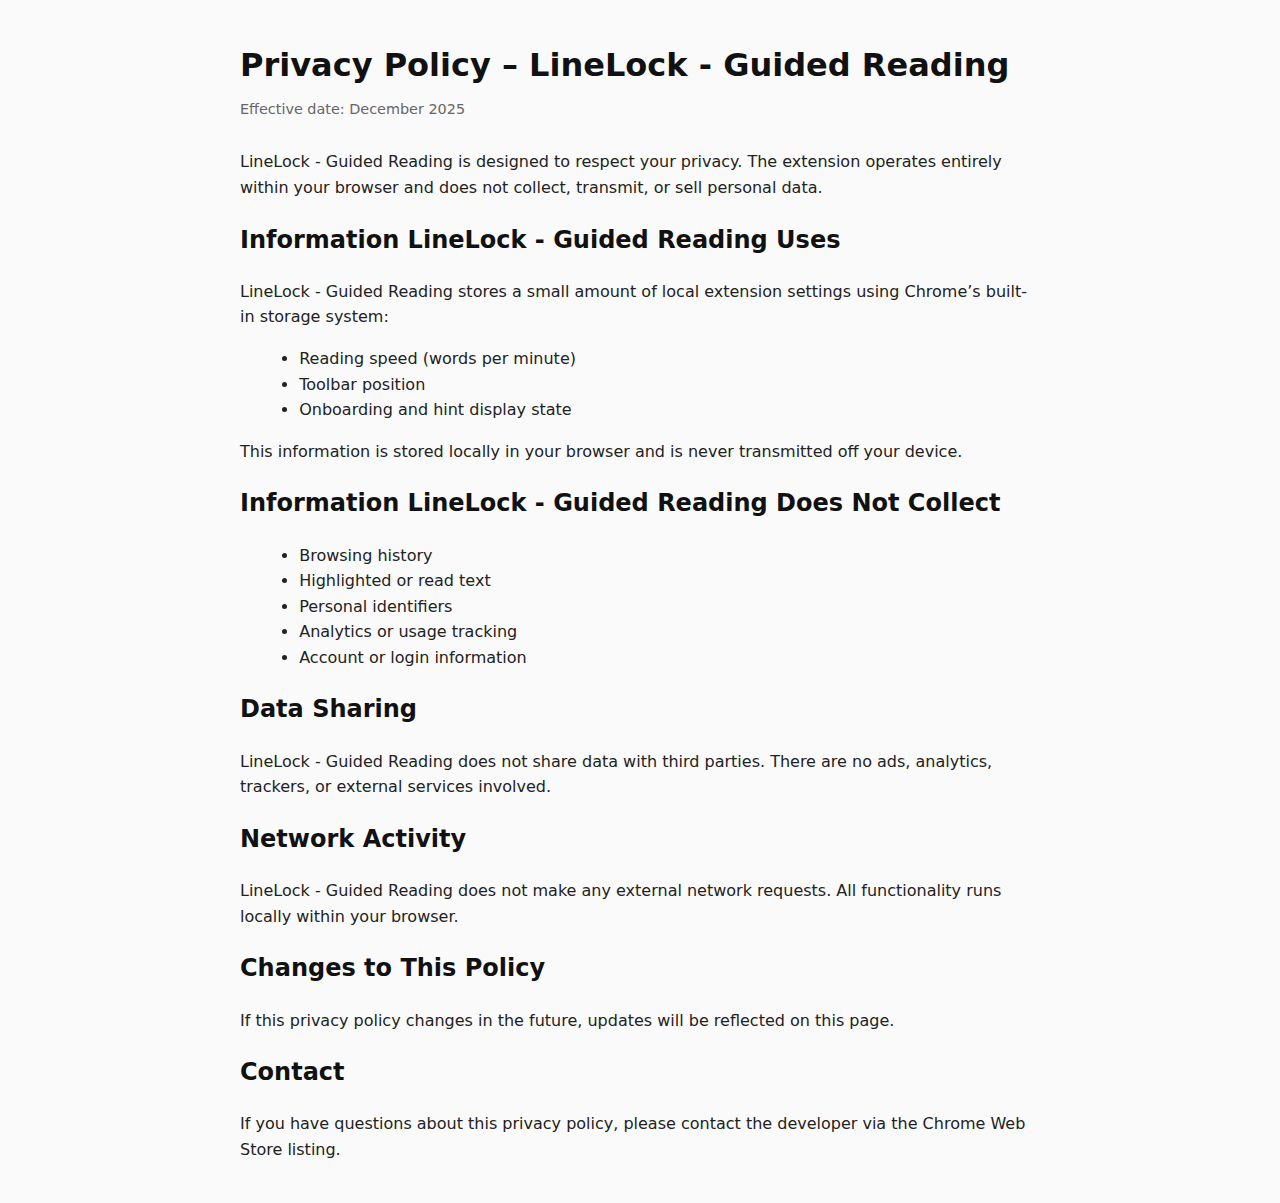
<file: privacy-policy/index.html>
<!DOCTYPE html>
<html lang="en">
<head>
  <meta charset="UTF-8" />
  <meta name="viewport" content="width=device-width, initial-scale=1.0" />
  <title>LineLock - Guided Reading Privacy Policy</title>
  <style>
    body {
      font-family: system-ui, -apple-system, BlinkMacSystemFont, sans-serif;
      background: #fafafa;
      color: #222;
      max-width: 800px;
      margin: 40px auto;
      padding: 0 20px;
      line-height: 1.6;
    }
    h1, h2 {
      color: #111;
    }
    h1 {
      margin-bottom: 0.2em;
    }
    .date {
      color: #666;
      font-size: 0.9em;
      margin-bottom: 2em;
    }
    ul {
      margin-left: 1.2em;
    }
  </style>
</head>
<body>

  <h1>Privacy Policy – LineLock - Guided Reading</h1>
  <div class="date">Effective date: December 2025</div>

  <p>
    LineLock - Guided Reading is designed to respect your privacy. The extension operates entirely
    within your browser and does not collect, transmit, or sell personal data.
  </p>

  <h2>Information LineLock - Guided Reading Uses</h2>
  <p>
    LineLock - Guided Reading stores a small amount of local extension settings using Chrome’s built-in
    storage system:
  </p>
  <ul>
    <li>Reading speed (words per minute)</li>
    <li>Toolbar position</li>
    <li>Onboarding and hint display state</li>
  </ul>

  <p>
    This information is stored locally in your browser and is never transmitted
    off your device.
  </p>

  <h2>Information LineLock - Guided Reading Does Not Collect</h2>
  <ul>
    <li>Browsing history</li>
    <li>Highlighted or read text</li>
    <li>Personal identifiers</li>
    <li>Analytics or usage tracking</li>
    <li>Account or login information</li>
  </ul>

  <h2>Data Sharing</h2>
  <p>
    LineLock - Guided Reading does not share data with third parties. There are no ads, analytics,
    trackers, or external services involved.
  </p>

  <h2>Network Activity</h2>
  <p>
    LineLock - Guided Reading does not make any external network requests. All functionality runs
    locally within your browser.
  </p>

  <h2>Changes to This Policy</h2>
  <p>
    If this privacy policy changes in the future, updates will be reflected on this page.
  </p>

  <h2>Contact</h2>
  <p>
    If you have questions about this privacy policy, please contact the developer
    via the Chrome Web Store listing.
  </p>

</body>
</html>
</file>
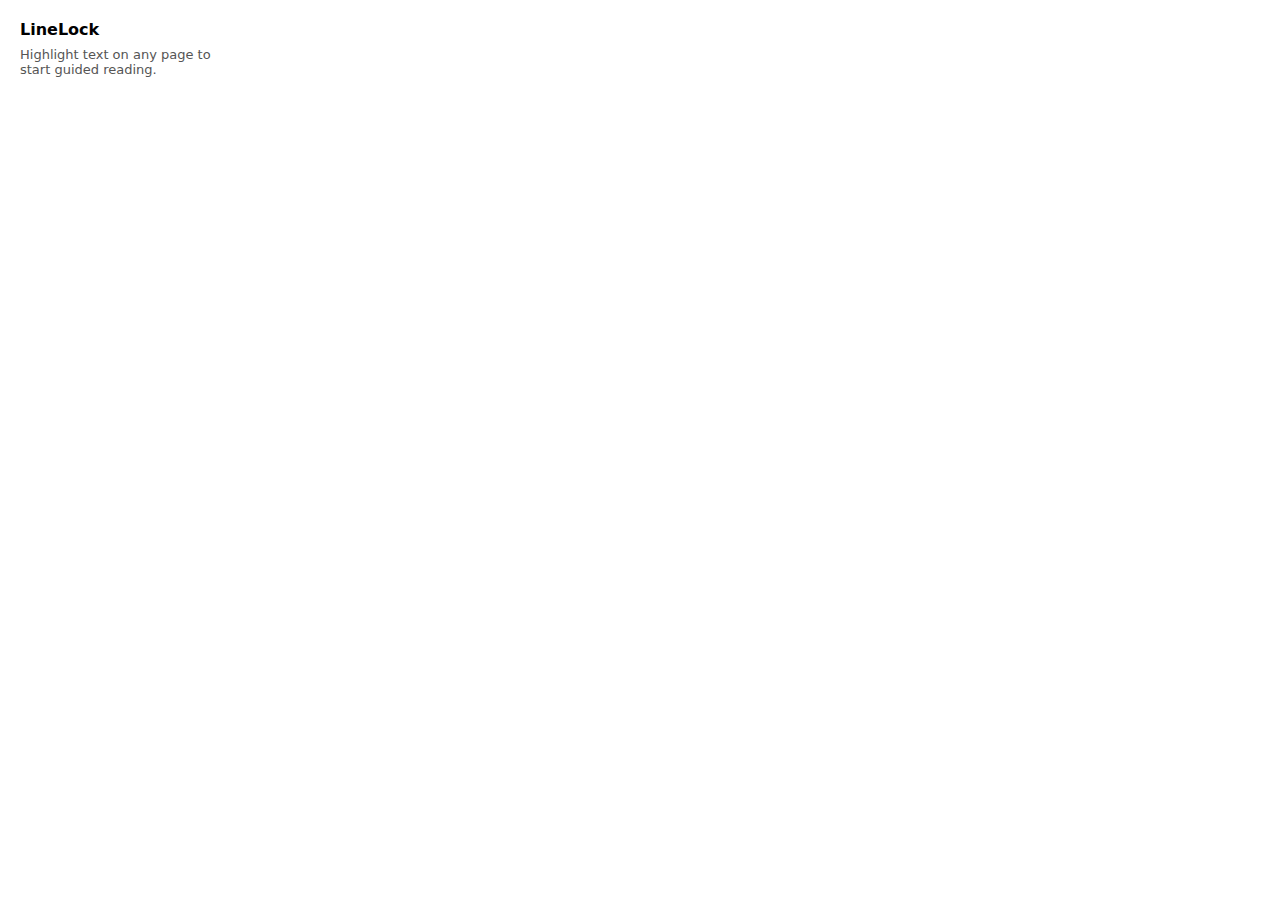
<file: extension/popup.html>
<!DOCTYPE html>
<html>
  <head>
    <meta charset="UTF-8" />
    <title>LineLock</title>
    <style>
      body {
        font-family: system-ui, -apple-system, BlinkMacSystemFont, sans-serif;
        padding: 12px;
        width: 220px;
      }

      h1 {
        font-size: 16px;
        margin: 0 0 8px;
      }

      p {
        font-size: 13px;
        color: #555;
        margin: 0;
      }
    </style>
  </head>
  <body>
    <h1>LineLock</h1>
    <p>
      Highlight text on any page to start guided reading.
    </p>
  </body>
</html>
</file>
